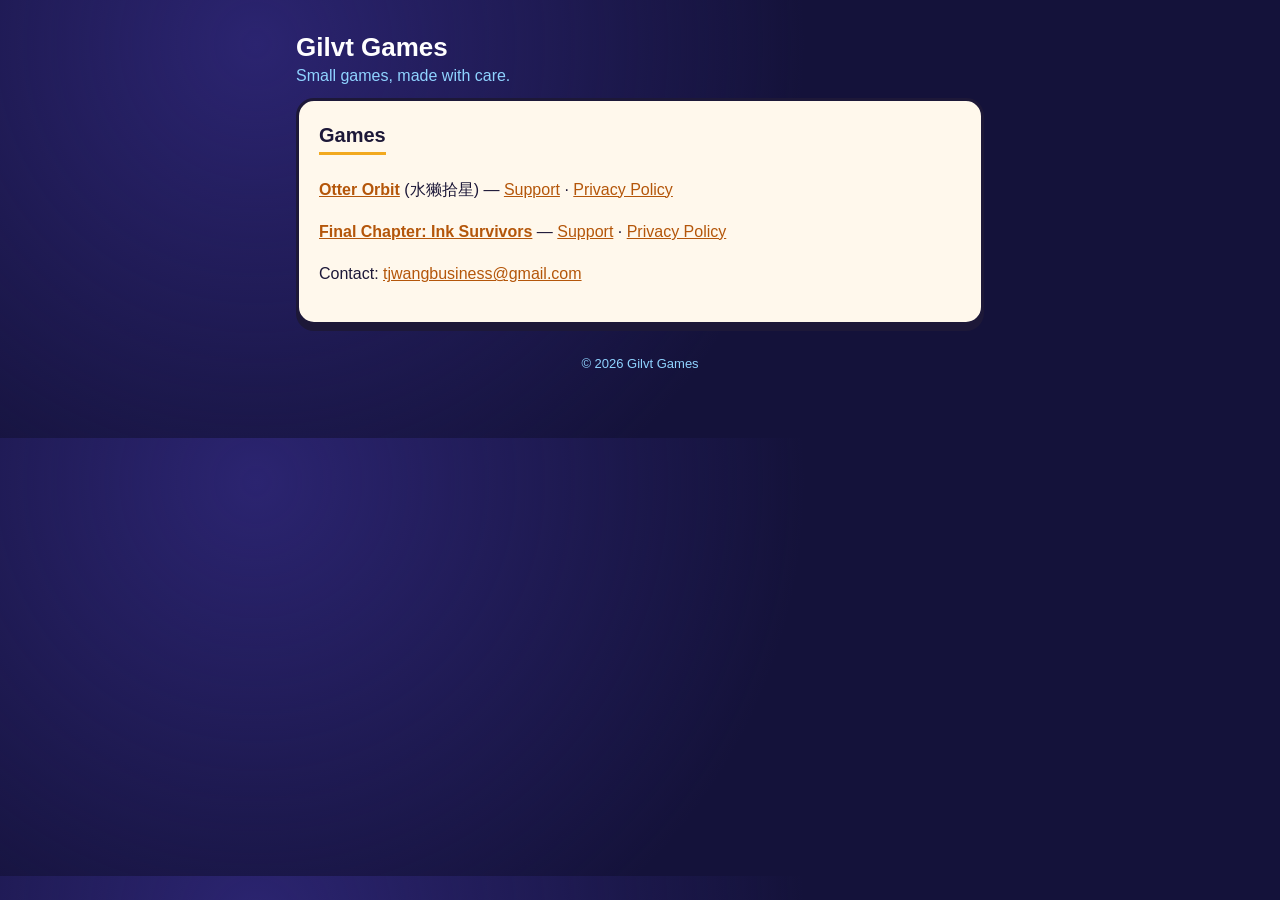
<file: index.html>
<!doctype html>
<html lang="en">
<head>
<meta charset="utf-8">
<meta name="viewport" content="width=device-width, initial-scale=1">
<title>Gilvt Games</title>
<link rel="stylesheet" href="style.css">
</head>
<body>
<main>
<header><div><h1>Gilvt Games</h1><p class="sub">Small games, made with care.</p></div></header>
<section>
<h2>Games</h2>
<p><b><a href="otter-orbit/">Otter Orbit</a></b> (水獭拾星) — <a href="otter-orbit/">Support</a> · <a href="otter-orbit/privacy.html">Privacy Policy</a></p>
<p><b><a href="https://gilvt-wtj.github.io/final-chapter-site/">Final Chapter: Ink Survivors</a></b> — <a href="https://gilvt-wtj.github.io/final-chapter-site/">Support</a> · <a href="https://gilvt-wtj.github.io/final-chapter-site/privacy.html">Privacy Policy</a></p>
<p>Contact: <a href="mailto:tjwangbusiness@gmail.com">tjwangbusiness@gmail.com</a></p>
</section>
<footer>© 2026 Gilvt Games</footer>
</main>
</body>
</html>
</file>
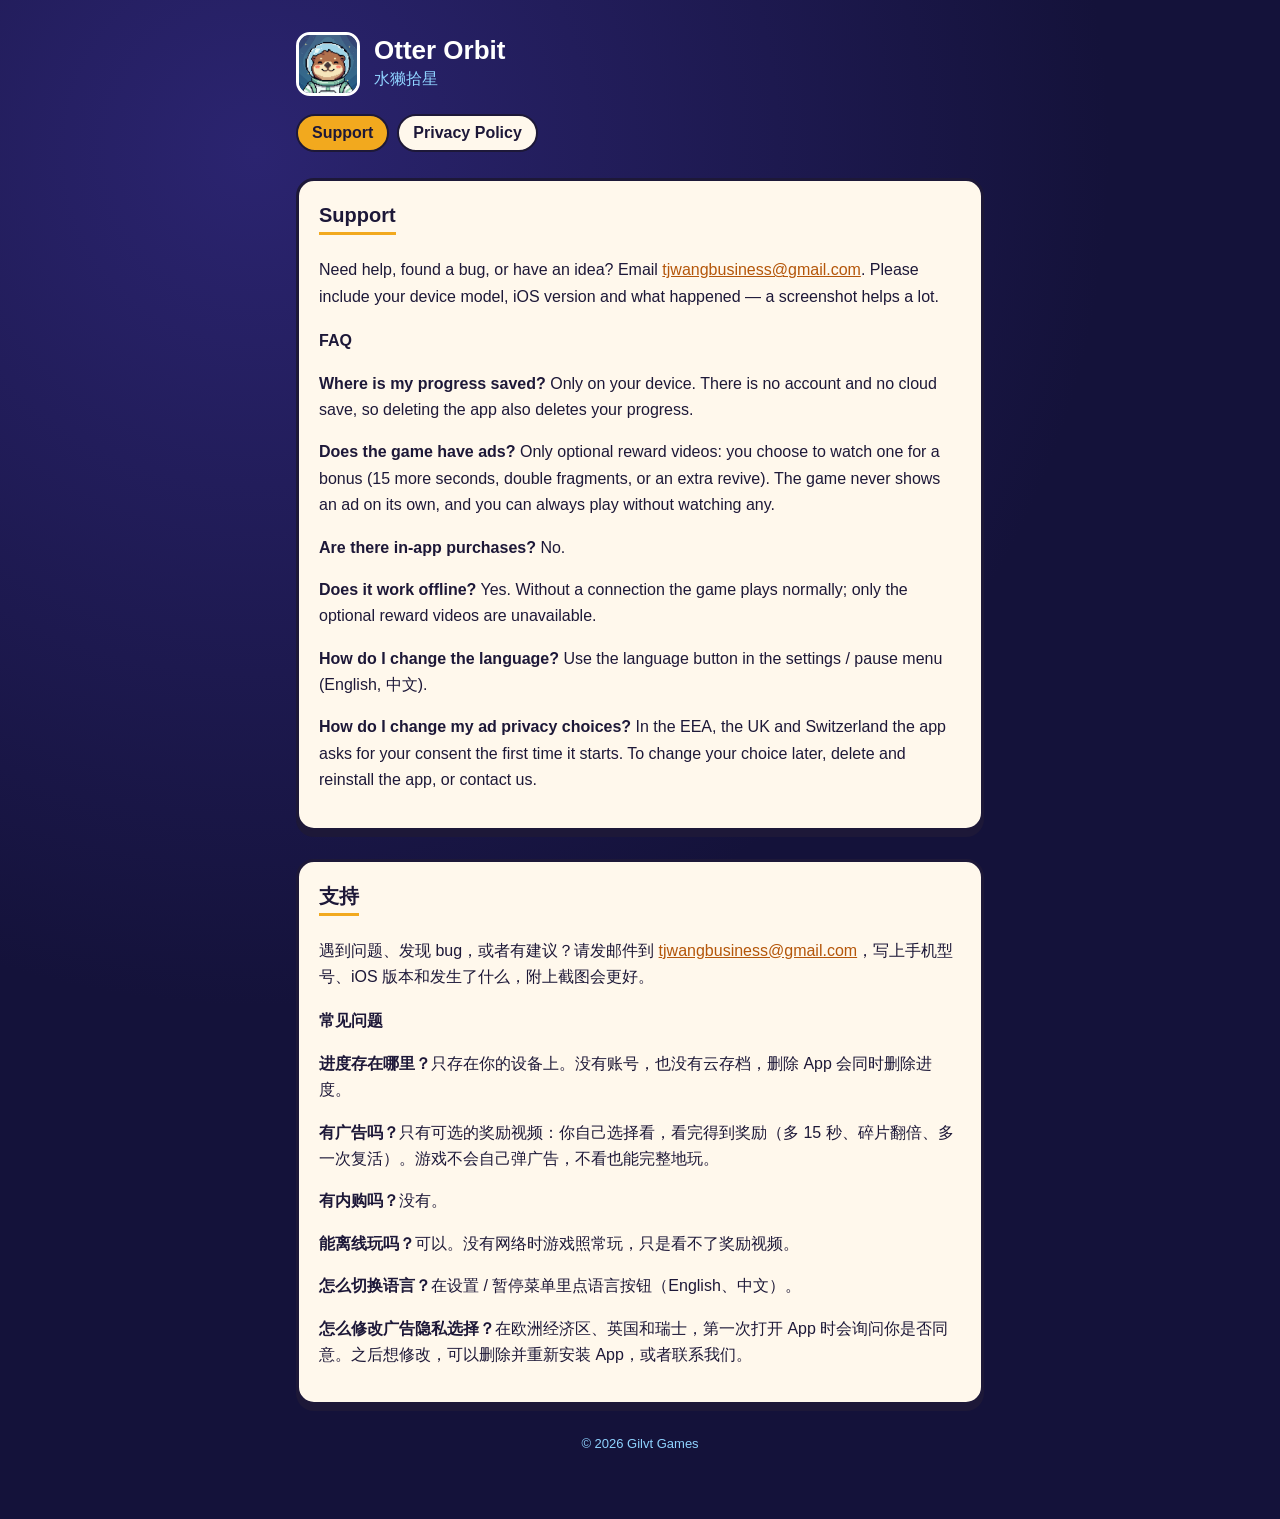
<file: otter-orbit/index.html>
<!doctype html>
<html lang="en">
<head>
<meta charset="utf-8">
<meta name="viewport" content="width=device-width, initial-scale=1">
<title>Otter Orbit — Support</title>
<link rel="stylesheet" href="../style.css">
</head>
<body>
<main>
<header><img src="icon.png" alt=""><div><h1>Otter Orbit</h1><p class="sub">水獭拾星</p></div></header>
<nav><a class="on" href="index.html">Support</a><a href="privacy.html">Privacy Policy</a></nav>

<section id="en">
<h2>Support</h2>
<p>Need help, found a bug, or have an idea? Email <a href="mailto:tjwangbusiness@gmail.com?subject=Otter%20Orbit">tjwangbusiness@gmail.com</a>. Please include your device model, iOS version and what happened — a screenshot helps a lot.</p>
<h3>FAQ</h3>
<p><b>Where is my progress saved?</b> Only on your device. There is no account and no cloud save, so deleting the app also deletes your progress.</p>
<p><b>Does the game have ads?</b> Only optional reward videos: you choose to watch one for a bonus (15 more seconds, double fragments, or an extra revive). The game never shows an ad on its own, and you can always play without watching any.</p>
<p><b>Are there in-app purchases?</b> No.</p>
<p><b>Does it work offline?</b> Yes. Without a connection the game plays normally; only the optional reward videos are unavailable.</p>
<p><b>How do I change the language?</b> Use the language button in the settings / pause menu (English, 中文).</p>
<p><b>How do I change my ad privacy choices?</b> In the EEA, the UK and Switzerland the app asks for your consent the first time it starts. To change your choice later, delete and reinstall the app, or contact us.</p>
</section>

<section id="zh">
<h2>支持</h2>
<p>遇到问题、发现 bug，或者有建议？请发邮件到 <a href="mailto:tjwangbusiness@gmail.com?subject=Otter%20Orbit">tjwangbusiness@gmail.com</a>，写上手机型号、iOS 版本和发生了什么，附上截图会更好。</p>
<h3>常见问题</h3>
<p><b>进度存在哪里？</b>只存在你的设备上。没有账号，也没有云存档，删除 App 会同时删除进度。</p>
<p><b>有广告吗？</b>只有可选的奖励视频：你自己选择看，看完得到奖励（多 15 秒、碎片翻倍、多一次复活）。游戏不会自己弹广告，不看也能完整地玩。</p>
<p><b>有内购吗？</b>没有。</p>
<p><b>能离线玩吗？</b>可以。没有网络时游戏照常玩，只是看不了奖励视频。</p>
<p><b>怎么切换语言？</b>在设置 / 暂停菜单里点语言按钮（English、中文）。</p>
<p><b>怎么修改广告隐私选择？</b>在欧洲经济区、英国和瑞士，第一次打开 App 时会询问你是否同意。之后想修改，可以删除并重新安装 App，或者联系我们。</p>
</section>

<footer>© 2026 Gilvt Games</footer>
</main>
</body>
</html>
</file>
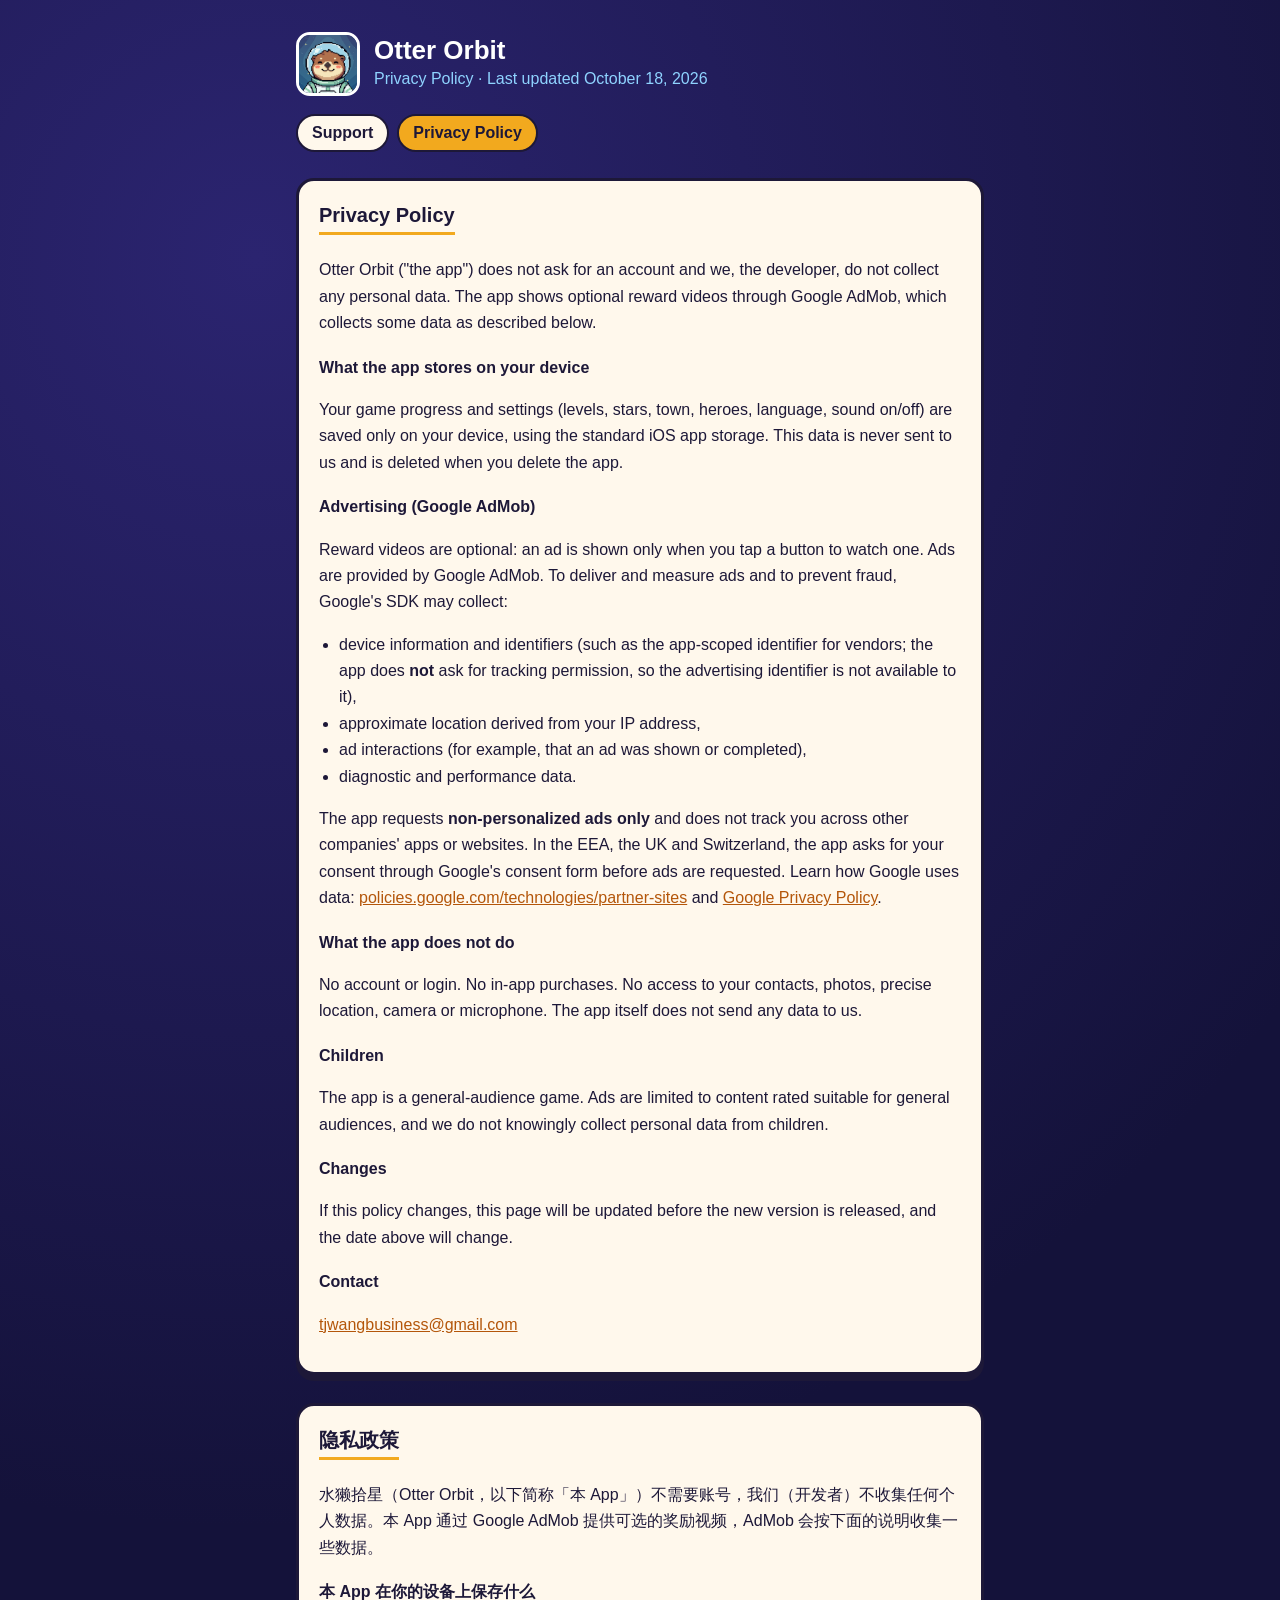
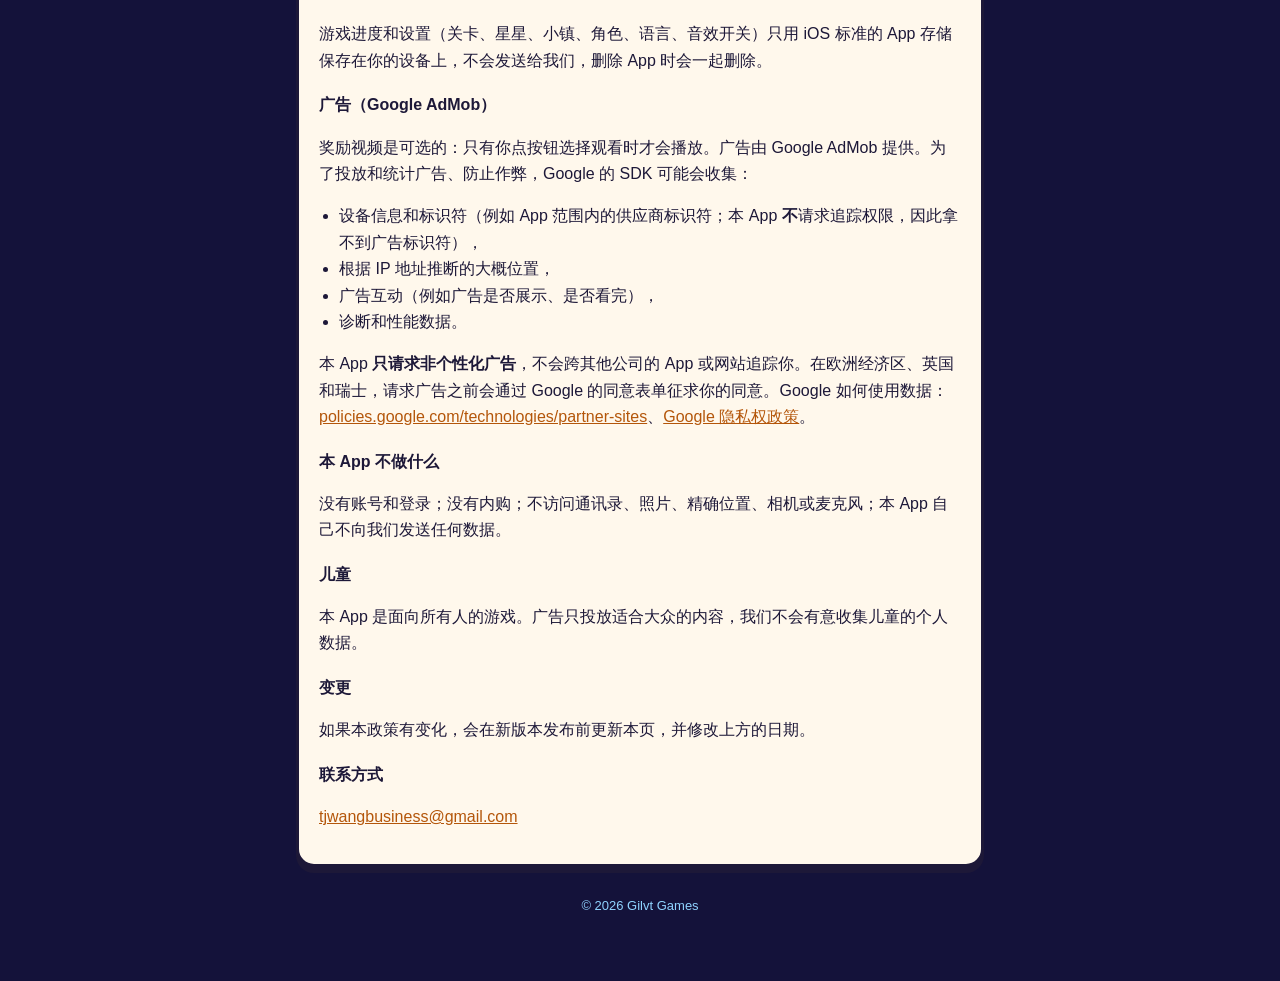
<file: otter-orbit/privacy.html>
<!doctype html>
<html lang="en">
<head>
<meta charset="utf-8">
<meta name="viewport" content="width=device-width, initial-scale=1">
<title>Otter Orbit — Privacy Policy</title>
<link rel="stylesheet" href="../style.css">
</head>
<body>
<main>
<header><img src="icon.png" alt=""><div><h1>Otter Orbit</h1><p class="sub">Privacy Policy · Last updated October 18, 2026</p></div></header>
<nav><a href="index.html">Support</a><a class="on" href="privacy.html">Privacy Policy</a></nav>

<section id="en">
<h2>Privacy Policy</h2>
<p>Otter Orbit ("the app") does not ask for an account and we, the developer, do not collect any personal data. The app shows optional reward videos through Google AdMob, which collects some data as described below.</p>
<h3>What the app stores on your device</h3>
<p>Your game progress and settings (levels, stars, town, heroes, language, sound on/off) are saved only on your device, using the standard iOS app storage. This data is never sent to us and is deleted when you delete the app.</p>
<h3>Advertising (Google AdMob)</h3>
<p>Reward videos are optional: an ad is shown only when you tap a button to watch one. Ads are provided by Google AdMob. To deliver and measure ads and to prevent fraud, Google's SDK may collect:</p>
<ul>
<li>device information and identifiers (such as the app-scoped identifier for vendors; the app does <b>not</b> ask for tracking permission, so the advertising identifier is not available to it),</li>
<li>approximate location derived from your IP address,</li>
<li>ad interactions (for example, that an ad was shown or completed),</li>
<li>diagnostic and performance data.</li>
</ul>
<p>The app requests <b>non-personalized ads only</b> and does not track you across other companies' apps or websites. In the EEA, the UK and Switzerland, the app asks for your consent through Google's consent form before ads are requested. Learn how Google uses data: <a href="https://policies.google.com/technologies/partner-sites">policies.google.com/technologies/partner-sites</a> and <a href="https://policies.google.com/privacy">Google Privacy Policy</a>.</p>
<h3>What the app does not do</h3>
<p>No account or login. No in-app purchases. No access to your contacts, photos, precise location, camera or microphone. The app itself does not send any data to us.</p>
<h3>Children</h3>
<p>The app is a general-audience game. Ads are limited to content rated suitable for general audiences, and we do not knowingly collect personal data from children.</p>
<h3>Changes</h3>
<p>If this policy changes, this page will be updated before the new version is released, and the date above will change.</p>
<h3>Contact</h3>
<p><a href="mailto:tjwangbusiness@gmail.com">tjwangbusiness@gmail.com</a></p>
</section>

<section id="zh">
<h2>隐私政策</h2>
<p>水獭拾星（Otter Orbit，以下简称「本 App」）不需要账号，我们（开发者）不收集任何个人数据。本 App 通过 Google AdMob 提供可选的奖励视频，AdMob 会按下面的说明收集一些数据。</p>
<h3>本 App 在你的设备上保存什么</h3>
<p>游戏进度和设置（关卡、星星、小镇、角色、语言、音效开关）只用 iOS 标准的 App 存储保存在你的设备上，不会发送给我们，删除 App 时会一起删除。</p>
<h3>广告（Google AdMob）</h3>
<p>奖励视频是可选的：只有你点按钮选择观看时才会播放。广告由 Google AdMob 提供。为了投放和统计广告、防止作弊，Google 的 SDK 可能会收集：</p>
<ul>
<li>设备信息和标识符（例如 App 范围内的供应商标识符；本 App <b>不</b>请求追踪权限，因此拿不到广告标识符），</li>
<li>根据 IP 地址推断的大概位置，</li>
<li>广告互动（例如广告是否展示、是否看完），</li>
<li>诊断和性能数据。</li>
</ul>
<p>本 App <b>只请求非个性化广告</b>，不会跨其他公司的 App 或网站追踪你。在欧洲经济区、英国和瑞士，请求广告之前会通过 Google 的同意表单征求你的同意。Google 如何使用数据：<a href="https://policies.google.com/technologies/partner-sites">policies.google.com/technologies/partner-sites</a>、<a href="https://policies.google.com/privacy">Google 隐私权政策</a>。</p>
<h3>本 App 不做什么</h3>
<p>没有账号和登录；没有内购；不访问通讯录、照片、精确位置、相机或麦克风；本 App 自己不向我们发送任何数据。</p>
<h3>儿童</h3>
<p>本 App 是面向所有人的游戏。广告只投放适合大众的内容，我们不会有意收集儿童的个人数据。</p>
<h3>变更</h3>
<p>如果本政策有变化，会在新版本发布前更新本页，并修改上方的日期。</p>
<h3>联系方式</h3>
<p><a href="mailto:tjwangbusiness@gmail.com">tjwangbusiness@gmail.com</a></p>
</section>

<footer>© 2026 Gilvt Games</footer>
</main>
</body>
</html>
</file>
<file: style.css>
:root { --bg:#14123a; --card:#fff8ec; --ink:#1d1838; --soft:#6b6390; --gold:#f2a91e; --sky:#8fd3ff; }
* { box-sizing: border-box; }
body { margin:0; background:var(--bg) radial-gradient(circle at 20% 10%, #2b2470 0, transparent 50%); color:var(--ink); font:16px/1.65 -apple-system, "Helvetica Neue", "PingFang SC", "Noto Sans", sans-serif; }
main { max-width:720px; margin:0 auto; padding:32px 16px 64px; }
header { display:flex; align-items:center; gap:14px; margin-bottom:8px; color:#fff; }
header img { width:64px; height:64px; border-radius:14px; border:3px solid #fff; }
h1 { margin:0; font-size:26px; line-height:1.2; }
.sub { color:var(--sky); margin:0; }
nav { margin:18px 0 26px; display:flex; flex-wrap:wrap; gap:8px; }
nav a { color:var(--ink); text-decoration:none; border:2px solid var(--ink); border-radius:999px; padding:4px 14px; background:var(--card); font-weight:600; }
nav a.on { background:var(--gold); }
section { background:var(--card); border:3px solid var(--ink); border-radius:18px; box-shadow:0 6px 0 var(--ink); padding:18px 20px; margin:0 0 28px; }
h2 { margin:0 0 6px; font-size:20px; border-bottom:3px solid var(--gold); display:inline-block; }
h3 { margin:18px 0 4px; font-size:16px; }
a { color:#b4560a; }
footer { color:var(--sky); font-size:13px; text-align:center; }
ul { padding-left:20px; }
</file>
